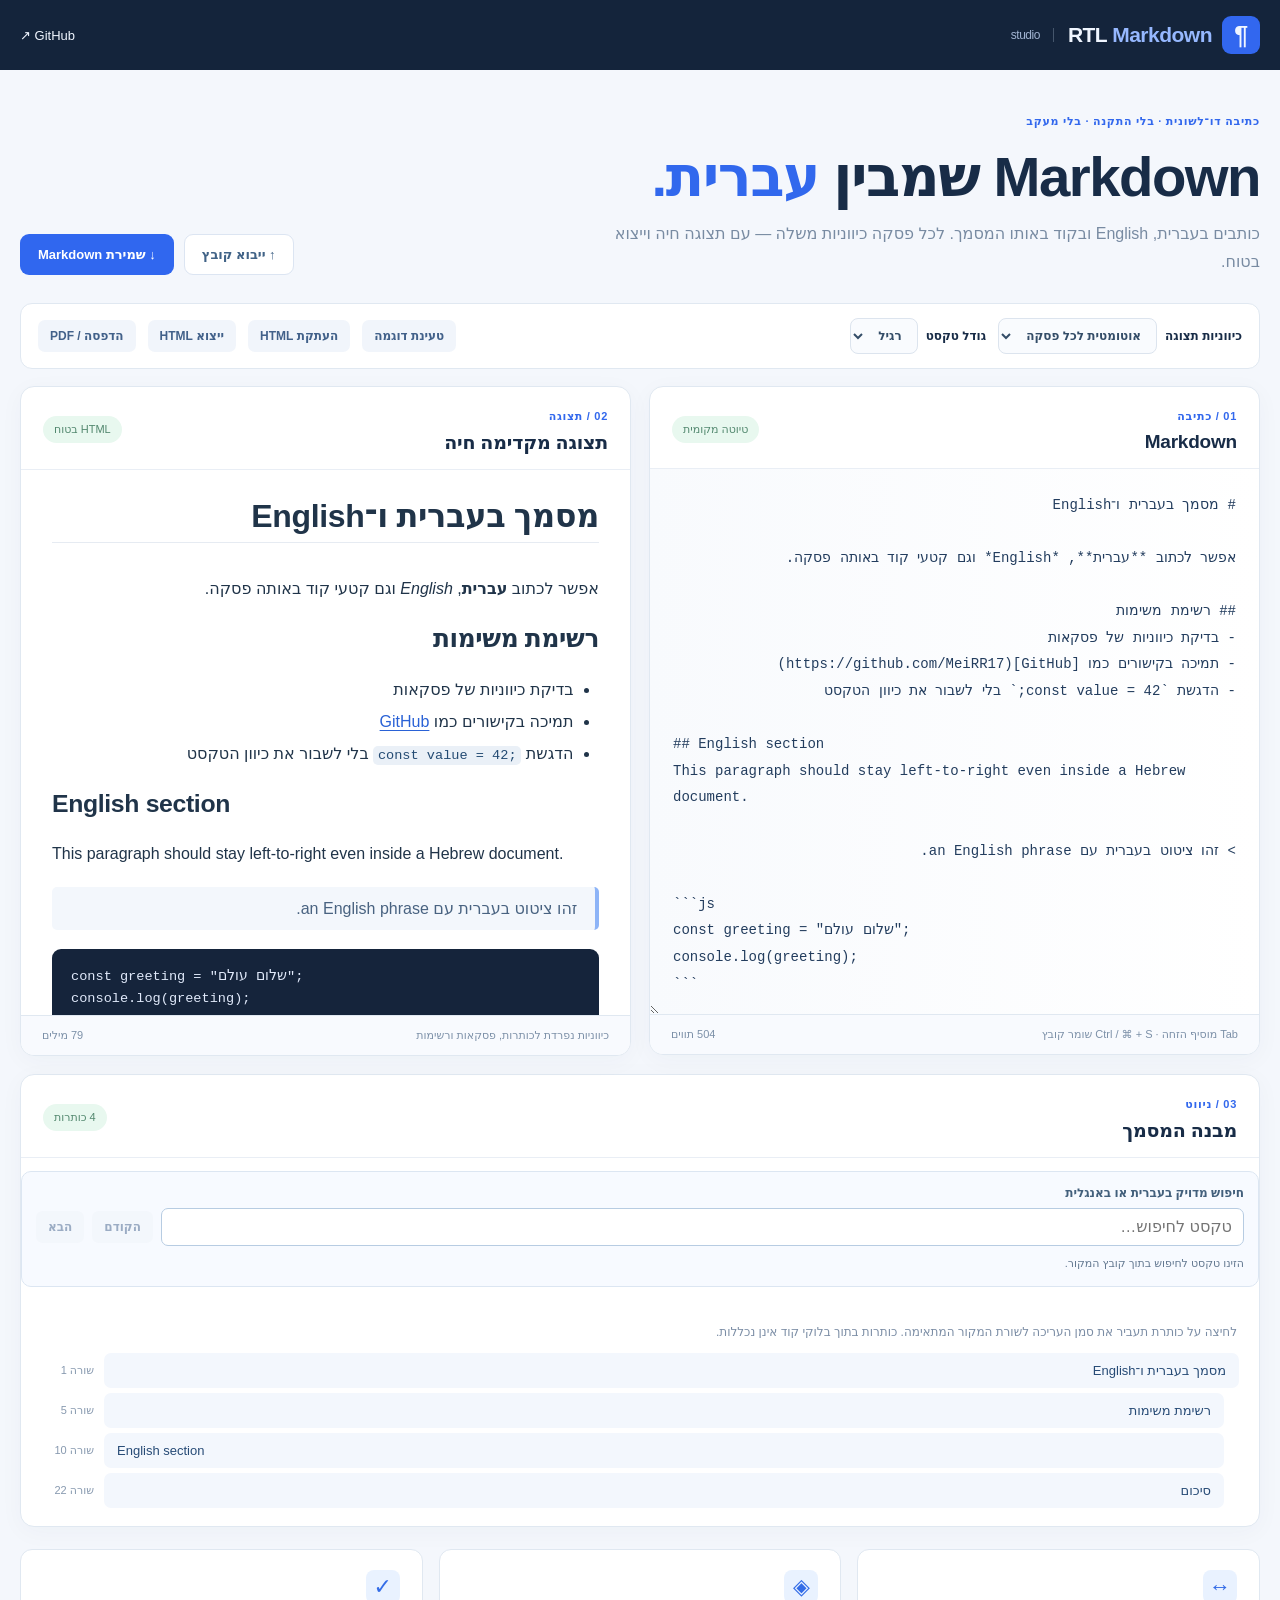
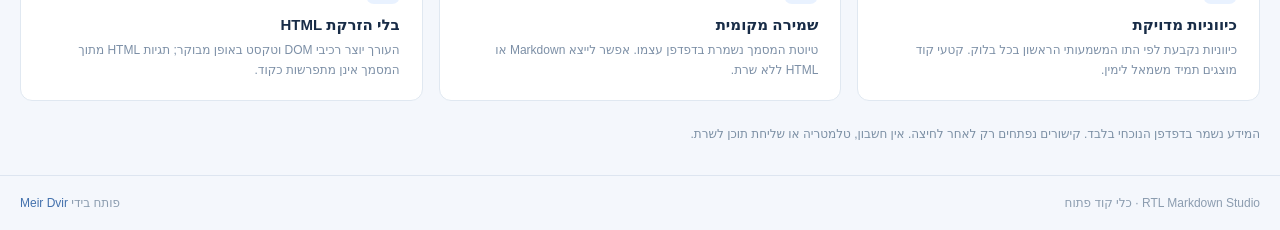
<file: index.html>
<!doctype html>
<html lang="he" dir="rtl">
<head>
<meta charset="utf-8"><meta name="viewport" content="width=device-width,initial-scale=1">
<meta name="theme-color" content="#13243e">
<meta name="description" content="עורך Markdown לעברית ולאנגלית, עם תצוגה מקדימה בטוחה, כיווניות אוטומטית ושמירה מקומית.">
<title>RTL Markdown Studio — Markdown בעברית ובאנגלית</title>
<link rel="stylesheet" href="./styles.css"><script type="module" src="./app.js"></script>
</head>
<body>
<header class="topbar"><a class="brand" href="./"><span class="mark" aria-hidden="true">¶</span><strong>RTL <span>Markdown</span></strong><small>studio</small></a><a href="https://github.com/MeiRR17/rtl-markdown-studio" target="_blank" rel="noopener noreferrer" class="repo-link">GitHub ↗</a></header>
<main class="shell">
  <section class="intro">
    <div class="eyebrow">כתיבה דו־לשונית · בלי התקנה · בלי מעקב</div>
    <div class="intro-row"><div><h1>Markdown שמבין <em>עברית.</em></h1><p>כותבים בעברית, English ובקוד באותו המסמך. לכל פסקה כיווניות משלה — עם תצוגה חיה וייצוא בטוח.</p></div>
      <div class="intro-actions"><button type="button" class="button secondary" id="import">↑ ייבוא קובץ</button><input id="file" type="file" accept=".md,.markdown,.txt,text/plain" hidden><button type="button" class="button primary" id="download">↓ שמירת Markdown</button></div></div>
  </section>
  <div id="message" class="message" role="status" aria-live="polite"></div>
  <section class="toolbar" aria-label="הגדרות עורך">
    <div class="toolbar-group"><label for="direction">כיווניות תצוגה</label><select id="direction"><option value="auto" selected>אוטומטית לכל פסקה</option><option value="rtl">מימין לשמאל</option><option value="ltr">משמאל לימין</option></select></div>
    <div class="toolbar-group"><label for="font-size">גודל טקסט</label><select id="font-size"><option value="regular">רגיל</option><option value="large">גדול</option></select></div>
    <span class="toolbar-grow"></span><button id="sample" type="button" class="text-button">טעינת דוגמה</button><button id="copy-html" type="button" class="text-button">העתקת HTML</button><button id="export-html" type="button" class="text-button">ייצוא HTML</button><button id="print" type="button" class="text-button">הדפסה / PDF</button>
  </section>
  <div class="workspace">
    <section class="editor panel" aria-labelledby="editor-title"><div class="panel-heading"><div><span class="eyebrow">01 / כתיבה</span><h2 id="editor-title">Markdown</h2></div><span class="small-status" id="draft-status">טיוטה מקומית</span></div>
      <label class="sr-only" for="source">תוכן Markdown</label><textarea id="source" rows="20" dir="auto" spellcheck="true" placeholder="# כותרת בעברית&#10;&#10;Write your notes here..."></textarea>
      <div class="panel-foot"><span id="editor-hint">Tab מוסיף הזחה · Ctrl / ⌘ + S שומר קובץ</span><span id="statistics">0 תווים</span></div></section>
    <section class="viewer panel" aria-labelledby="viewer-title"><div class="panel-heading"><div><span class="eyebrow">02 / תצוגה</span><h2 id="viewer-title">תצוגה מקדימה חיה</h2></div><span class="small-status">HTML בטוח</span></div>
      <article class="preview-content" id="preview" aria-live="polite"></article>
      <div class="panel-foot"><span>כיווניות נפרדת לכותרות, פסקאות ורשימות</span><span id="word-count">0 מילים</span></div></section>
  </div>
  <section class="outline-panel panel" aria-labelledby="outline-heading">
    <div class="panel-heading">
      <div><span class="eyebrow">03 / ניווט</span><h2 id="outline-heading">מבנה המסמך</h2></div>
      <span class="small-status" id="outline-count">0 כותרות</span>
    </div>
    <div class="find-toolbar" role="search" aria-label="חיפוש מילולי במסמך">
      <label for="find-query">חיפוש מדויק בעברית או באנגלית</label>
      <div class="find-actions">
        <input id="find-query" type="search" maxlength="120" autocomplete="off" spellcheck="false" placeholder="טקסט לחיפוש…" aria-describedby="find-result">
        <button id="find-prev" type="button" class="text-button" disabled aria-label="התאמה קודמת">הקודם</button>
        <button id="find-next" type="button" class="text-button" disabled aria-label="התאמה הבאה">הבא</button>
      </div>
      <p id="find-result" role="status" aria-live="polite">הזינו טקסט לחיפוש בתוך קובץ המקור.</p>
    </div>
    <p class="outline-hint">לחיצה על כותרת תעביר את סמן העריכה לשורת המקור המתאימה. כותרות בתוך בלוקי קוד אינן נכללות.</p>
    <nav aria-label="ניווט בכותרות המסמך"><ol id="outline-items" class="outline-items"></ol></nav>
  </section>
  <section class="features"><article><span>↔</span><h3>כיווניות מדויקת</h3><p>כיווניות נקבעת לפי התו המשמעותי הראשון בכל בלוק. קטעי קוד מוצגים תמיד משמאל לימין.</p></article><article><span>◈</span><h3>שמירה מקומית</h3><p>טיוטת המסמך נשמרת בדפדפן עצמו. אפשר לייצא Markdown או HTML ללא שרת.</p></article><article><span>✓</span><h3>בלי הזרקת HTML</h3><p>העורך יוצר רכיבי DOM וטקסט באופן מבוקר; תגיות HTML מתוך המסמך אינן מתפרשות כקוד.</p></article></section>
  <p class="privacy">המידע נשמר בדפדפן הנוכחי בלבד. קישורים נפתחים רק לאחר לחיצה. אין חשבון, טלמטריה או שליחת תוכן לשרת.</p>
</main>
<footer><span>RTL Markdown Studio · כלי קוד פתוח</span><span>פותח בידי <a href="https://github.com/MeiRR17" target="_blank" rel="noopener noreferrer">Meir Dvir</a></span></footer>
</body></html>
</file>
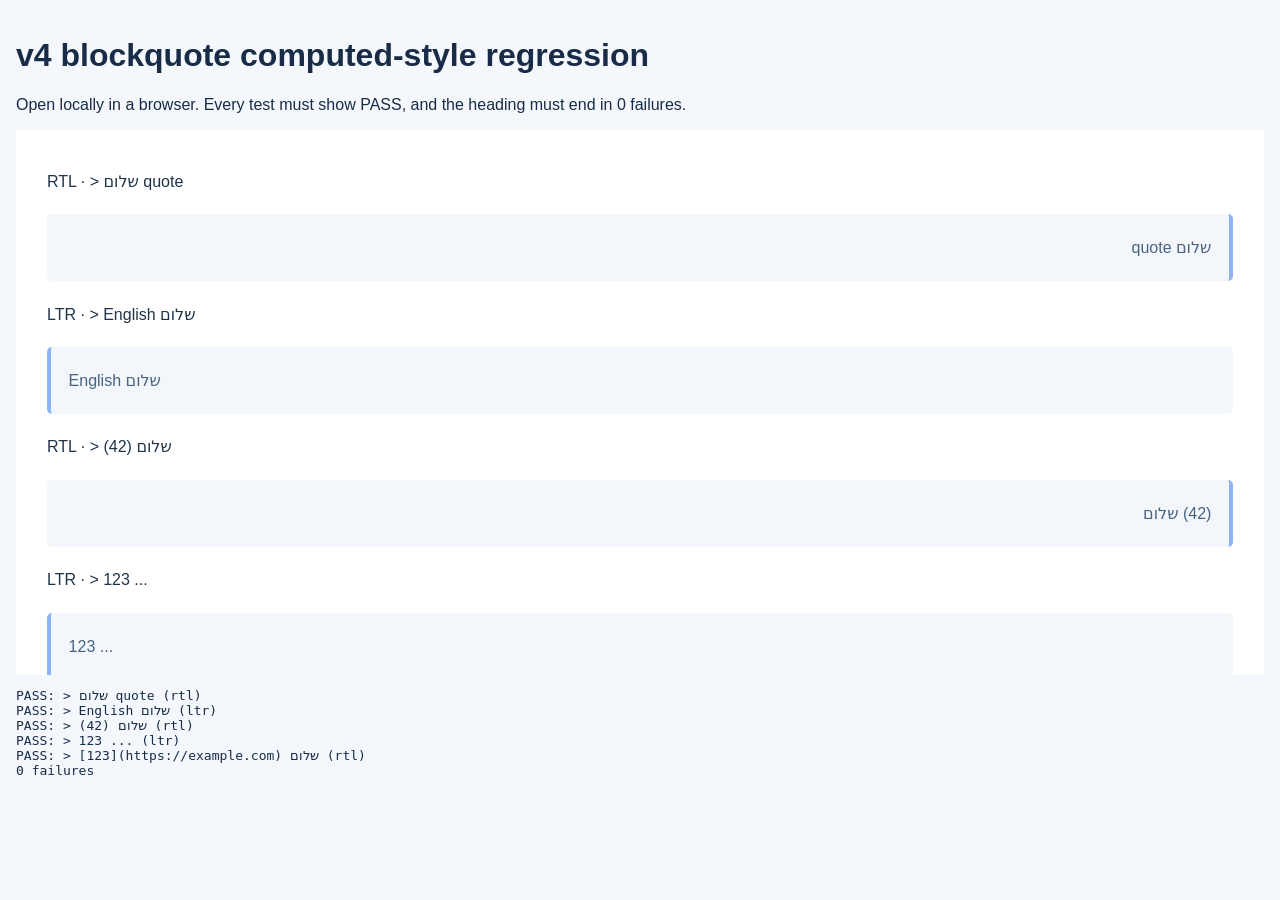
<file: tests/blockquote.browser.html>
<!doctype html>
<html lang="en" dir="ltr">
<head>
  <meta charset="utf-8">
  <meta name="viewport" content="width=device-width, initial-scale=1">
  <title>v4 browser quote direction regression</title>
  <link rel="stylesheet" href="../styles.css">
  <style>body { padding: 1rem; } #results { white-space: pre-wrap; } .preview-content { min-height: 0; }</style>
  <script defer src="../src/preview-runtime.js"></script>
  <script defer src="blockquote.browser.js"></script>
</head>
<body>
  <h1>v4 blockquote computed-style regression</h1>
  <p>Open locally in a browser. Every test must show PASS, and the heading must end in 0 failures.</p>
  <main class="preview-content" id="fixture" aria-label="Computed-direction test fixture"></main>
  <pre id="results" role="status" aria-live="polite">Running tests…</pre>
</body>
</html>
</file>
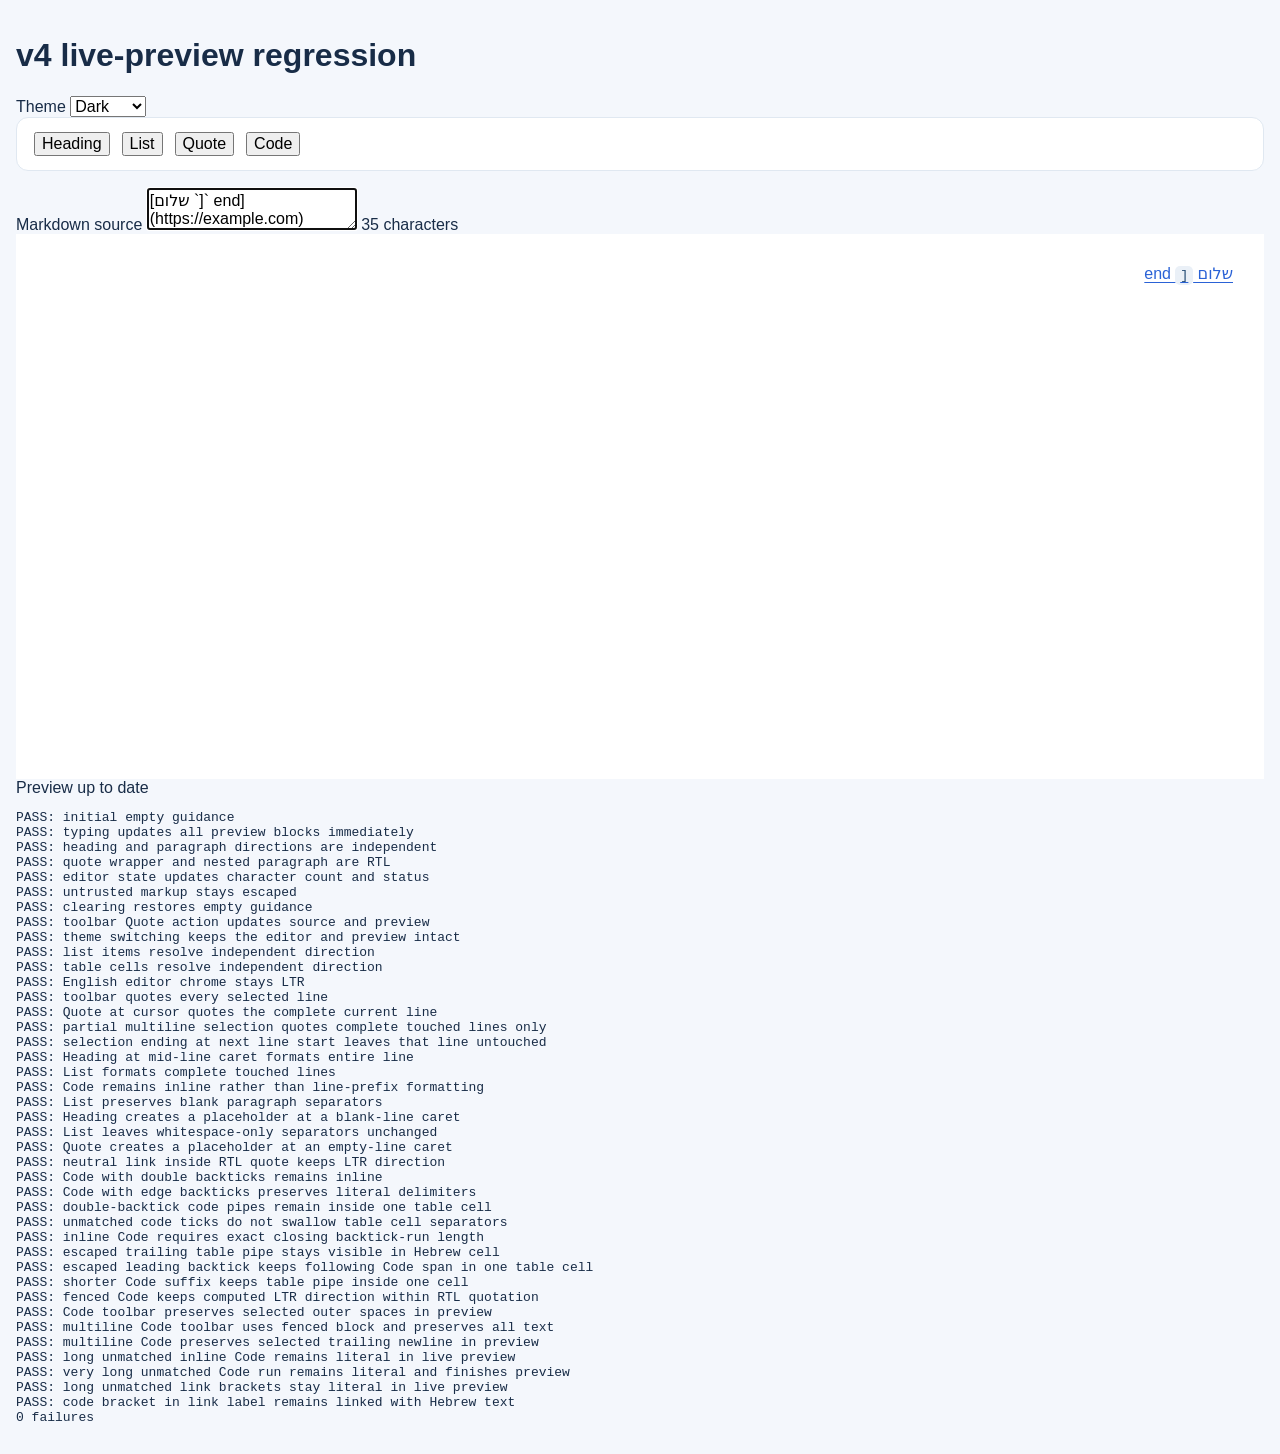
<file: tests/live-preview.browser.html>
<!doctype html>
<html lang="en" dir="ltr">
<head>
  <meta charset="utf-8">
  <meta name="viewport" content="width=device-width, initial-scale=1">
  <title>v4 live-preview browser regression</title>
  <link rel="stylesheet" href="../styles.css">
  <style>body { padding: 1rem; } #results { white-space: pre-wrap; } .preview-content { min-height: 0; }</style>
  <script defer src="../src/preview-runtime.js"></script>
  <script defer src="../src/app.js"></script>
  <script defer src="live-preview.browser.js"></script>
</head>
<body>
  <h1>v4 live-preview regression</h1>
  <label for="theme">Theme</label>
  <select id="theme"><option value="system">System</option><option value="light">Light</option><option value="dark">Dark</option></select>
  <div class="toolbar">
    <button type="button" data-insert="heading">Heading</button>
    <button type="button" data-insert="list">List</button>
    <button type="button" data-insert="quote">Quote</button>
    <button type="button" data-insert="code">Code</button>
  </div>
  <label for="editor">Markdown source</label>
  <textarea id="editor"></textarea>
  <output id="editor-count"></output>
  <section id="preview" class="preview-content" aria-label="Live preview">
    <div class="empty-state"><p>Start writing</p></div>
  </section>
  <output id="workspace-status" role="status"></output>
  <pre id="results" role="status">Running tests…</pre>
</body>
</html>
</file>
<file: styles.css>
:root{font-family:Arial,"Noto Sans Hebrew",system-ui,sans-serif;background:#f4f7fc;color:#182c47;--navy:#14243b;--blue:#3168ed;--muted:#788ba2;--line:#e0e8f1;--surface:#fff}*{box-sizing:border-box}body{margin:0}a{color:inherit}button,input,select,textarea{font:inherit}button{cursor:pointer}button:disabled{cursor:not-allowed;opacity:.5}.topbar{display:flex;align-items:center;justify-content:space-between;gap:20px;background:var(--navy);color:#f0f6ff;padding:16px max(20px,calc((100vw - 1440px)/2))}.brand{display:flex;gap:10px;align-items:center;text-decoration:none;font-size:21px;letter-spacing:-.5px}.brand strong span{color:#96b8ff}.brand small{font-size:12px;color:#a2b4d2;border-right:1px solid #45566c;padding-right:13px;margin-right:4px;font-weight:400}.mark{display:grid;place-items:center;background:#3267ef;border-radius:9px;font-weight:900;font-size:25px;width:38px;height:38px}.repo-link{text-decoration:none;font-size:13px}.repo-link:hover{text-decoration:underline}.shell{max-width:1440px;margin:auto;padding:45px 20px 30px}.eyebrow{font-size:11px;font-weight:850;color:#3268ed;letter-spacing:.7px}.intro-row{display:flex;align-items:end;justify-content:space-between;gap:20px;margin:13px 0 28px}.intro h1{font-size:clamp(37px,4.4vw,58px);line-height:1.18;letter-spacing:-1.5px;margin:3px 0 10px}.intro h1 em{color:var(--blue);font-style:normal}.intro p{color:var(--muted);font-size:16px;line-height:1.7;max-width:680px;margin:0}.intro-actions{display:flex;gap:10px;flex-wrap:wrap;align-items:center}.button{padding:12px 17px;border-radius:9px;border:1px solid transparent;display:inline-flex;align-items:center;justify-content:center;gap:9px;font-size:13px;font-weight:730;white-space:nowrap}.button.primary{color:#fff;background:#3067ef}.button.secondary{color:#416387;background:#fff;border-color:#dce5f2}.button:not(:disabled):hover{filter:brightness(.96)}.message{font-size:12px;color:#137757;margin:0 0 12px}.message:empty{display:none}.message.error{color:#aa3046;background:#fff0f1;border:1px solid #f4dbe0;padding:10px;border-radius:8px}.toolbar{display:flex;flex-wrap:wrap;align-items:center;gap:12px;background:#fff;border:1px solid var(--line);border-radius:12px;padding:14px 17px;margin-bottom:17px}.toolbar-group{display:flex;align-items:center;gap:8px;font-size:12px;font-weight:760}.toolbar select{border:1px solid #dce4ee;background:#f9fbfe;color:#344d68;border-radius:8px;padding:9px 11px;font-size:12px}.toolbar-grow{flex:1}.text-button{border:0;background:#f1f5fb;color:#42618a;font-size:12px;font-weight:740;padding:9px 12px;border-radius:7px}.text-button:hover{background:#eaf1fc}.workspace{display:grid;grid-template-columns:repeat(2,minmax(0,1fr));gap:18px;align-items:start}.panel{min-width:0;background:#fff;border:1px solid var(--line);border-radius:14px;overflow:hidden;box-shadow:0 5px 25px #1a345009}.panel-heading{display:flex;justify-content:space-between;gap:15px;align-items:center;padding:19px 22px 15px;border-bottom:1px solid #e9eef5}.panel-heading h2{font-size:19px;letter-spacing:-.2px;margin:7px 0 0}.small-status{font-size:11px;color:#53886f;background:#e8f8ef;padding:7px 11px;border-radius:30px;white-space:nowrap}.editor textarea{display:block;width:100%;height:545px;min-height:300px;border:0;outline:0;resize:vertical;padding:23px;white-space:pre-wrap;tab-size:2;background:linear-gradient(90deg,#f8fafd,#fff);color:#233d5e;font:14px/1.9 ui-monospace,SFMono-Regular,Consolas,monospace;unicode-bidi:plaintext}.editor textarea:focus-visible{outline:2px solid #adc7fa;outline-offset:-3px}.viewer{display:flex;flex-direction:column}.preview-content{padding:26px 31px;overflow:auto;height:545px;min-height:300px;overscroll-behavior:contain;background:#fff;color:#203449;line-height:1.7;font-size:16px;white-space:normal;word-break:normal;overflow-wrap:anywhere}.preview-content.large{font-size:19px}.preview-content>*:first-child{margin-top:0}.preview-content .bidi-block{text-align:start;unicode-bidi:plaintext}.preview-content h1{font-size:2em;line-height:1.25;border-bottom:1px solid #e6ebf2;padding-bottom:.2em}.preview-content h2{font-size:1.55em;line-height:1.3}.preview-content h3{font-size:1.28em}.preview-content h4,.preview-content h5,.preview-content h6{font-size:1em}.preview-content h1,.preview-content h2,.preview-content h3{letter-spacing:-.35px}.preview-content p{margin:.75em 0}.preview-content a{color:#2a62d6;text-decoration:underline;text-underline-offset:3px}.preview-content a:focus-visible{outline:2px solid #3168ed}.preview-content blockquote{border-inline-start:4px solid #8db4f7;background:#f3f7fc;padding:.5em 1.1em;margin:1.2em 0;border-radius:5px;color:#496381}.preview-content ol,.preview-content ul{padding-inline-start:1.6em;margin:1.1em 0}.preview-content li{margin:.3em 0}.preview-content li.bidi-block{unicode-bidi:plaintext}.preview-content code{direction:ltr;unicode-bidi:isolate;font-family:ui-monospace,SFMono-Regular,Consolas,monospace;font-size:.85em;background:#eaf0f7;color:#244b73;border-radius:5px;padding:.15em .35em}.preview-content pre{background:#15243b;color:#e0e9fa;border-radius:9px;padding:17px 19px;direction:ltr;text-align:left;overflow:auto;max-width:100%;line-height:1.6}.preview-content pre code{display:block;color:inherit;background:none;padding:0;direction:ltr;white-space:pre;unicode-bidi:normal}.preview-content hr{border:0;border-top:1px solid #dce5f0;margin:1.4em 0}.panel-foot{display:flex;justify-content:space-between;gap:10px;background:#f8fafe;padding:13px 21px;font-size:11px;color:#7c90a8;border-top:1px solid var(--line)}.features{display:grid;grid-template-columns:repeat(3,minmax(0,1fr));gap:16px;margin:22px 0}.features article{padding:20px 22px;border:1px solid var(--line);background:#fff;border-radius:12px}.features article>span{display:grid;place-items:center;width:34px;height:34px;background:#e9f2ff;color:#336ce7;border-radius:8px;font-size:22px}.features h3{font-size:15px;margin:12px 0 7px}.features p{font-size:12px;color:#7c8fa6;line-height:1.65;margin:0}.privacy{font-size:12px;color:#7b8fa4;line-height:1.65;margin:24px 0 0}footer{display:flex;justify-content:space-between;gap:14px;max-width:1440px;margin:auto;padding:20px;border-top:1px solid #dde5f0;color:#8b9caf;font-size:12px}footer a{color:#4371ad;text-decoration:none}.sr-only{position:absolute;width:1px;height:1px;padding:0;margin:-1px;overflow:hidden;clip:rect(0,0,0,0);white-space:nowrap}@media(max-width:1080px){.workspace{grid-template-columns:1fr}.editor textarea,.preview-content{height:390px}.intro-row{align-items:start;flex-direction:column}.shell{padding-top:29px}}@media(max-width:560px){.topbar{padding:13px}.brand small{display:none}.shell{padding:30px 12px}.intro h1{letter-spacing:-1px}.intro-actions{width:100%}.intro-actions .button{flex:1}.toolbar{padding:10px;gap:8px}.toolbar-grow{display:none}.toolbar-group{flex:1}.toolbar-group select{width:100%}.panel-heading{padding:15px}.editor textarea,.preview-content{height:350px;padding:16px}.features{grid-template-columns:1fr}footer{padding:18px 12px}}@media print{@page{size:A4;margin:15mm}body{background:#fff}.topbar,.intro,.toolbar,.editor,.panel-heading,.panel-foot,.features,.privacy,footer,.message{display:none!important}.shell{padding:0;max-width:none}.workspace{display:block}.viewer{border:0;box-shadow:none}.preview-content{display:block;height:auto!important;overflow:visible;padding:0;color:#000;font-size:12pt}.preview-content pre{white-space:pre-wrap;page-break-inside:avoid}}
/* Headings outline: source navigation only, never interprets Markdown as HTML. */
.outline-panel{margin-top:18px;box-shadow:0 5px 25px #1a345009}.outline-hint{margin:0;padding:17px 22px 10px;color:#7b8da5;font-size:12px;line-height:1.7}.outline-items{list-style:none;padding:0 20px 18px;margin:0;display:grid;gap:5px;max-height:300px;overflow:auto}.outline-items>li{display:flex;align-items:center;justify-content:space-between;gap:10px;min-width:0;padding-inline-start:calc(var(--heading-level,0)*15px)}.outline-link{border:0;cursor:pointer;text-align:start;background:#f3f7fd;border-radius:7px;color:#274b76;padding:10px 13px;font-size:13px;flex:1;min-width:0;overflow-wrap:anywhere;unicode-bidi:plaintext}.outline-link:hover{background:#e7f0ff}.outline-link:focus-visible{outline:2px solid #3168ed;outline-offset:2px}.outline-items small{font-size:11px;white-space:nowrap;color:#8799af;min-width:53px}.outline-items .outline-empty{display:block;padding:14px;color:#8799af;font-size:12px}@media(max-width:560px){.outline-hint{padding:13px 14px}.outline-items{padding:0 12px 14px}.outline-items>li{padding-inline-start:calc(var(--heading-level,0)*8px)}}

/* Exact literal source search; it never modifies the Markdown document. */
.find-toolbar{margin:13px 0 18px;padding:14px;background:#f7faff;border:1px solid #dce6f2;border-radius:10px}
.find-toolbar label{display:block;font-size:12px;color:#43607c;font-weight:700;margin-bottom:8px}
.find-actions{display:flex;align-items:center;gap:8px;flex-wrap:wrap}
.find-actions input{flex:1 1 180px;min-width:0;border:1px solid #b7cce2;border-radius:7px;background:white;padding:9px 11px;font:inherit}
.find-actions .text-button{white-space:nowrap}
.find-actions :focus-visible{outline:2px solid #4387e9;outline-offset:2px}
.find-toolbar p{font-size:11px;color:#647991;line-height:1.6;margin:9px 0 0}
@media(max-width:520px){.find-actions input{flex-basis:100%}.find-actions .text-button{flex:1 1 100px}}
</file>
